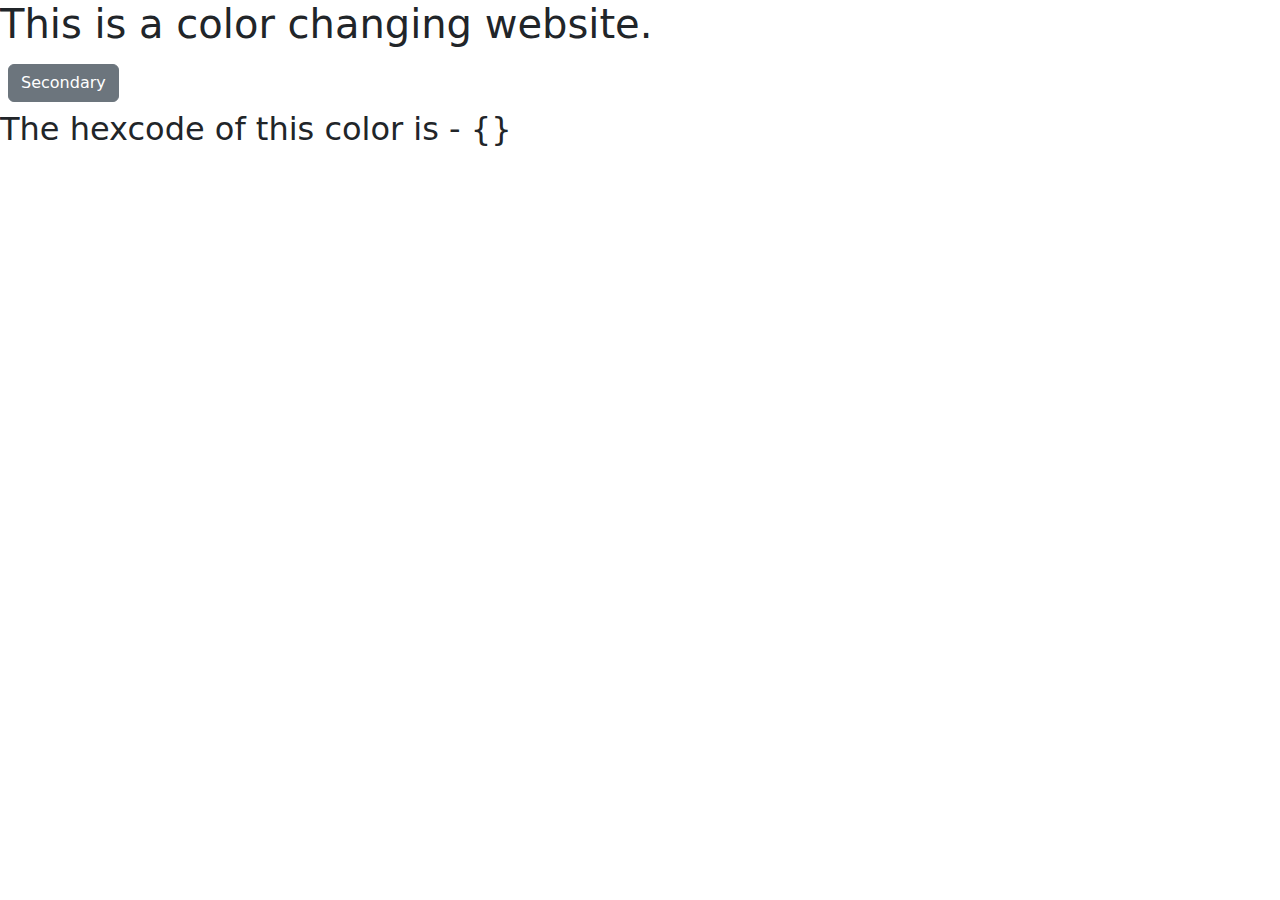
<file: #2 ColorChanging Background With HexCodes/index.html>
<!DOCTYPE html>
<html lang="en">
<head>
    <meta charset="UTF-8">
    <meta name="viewport" content="width=device-width, initial-scale=1.0">
    <title>Document</title>
    <link href="https://cdn.jsdelivr.net/npm/bootstrap@5.3.3/dist/css/bootstrap.min.css" rel="stylesheet" integrity="sha384-QWTKZyjpPEjISv5WaRU9OFeRpok6YctnYmDr5pNlyT2bRjXh0JMhjY6hW+ALEwIH" crossorigin="anonymous">
</head>
<body>
    <h1>This is a color changing website.</h1>
    <button type="button" class="btn btn-secondary my-2 mx-2" onclick="changeColor()">Secondary</button>  

    <h2>The hexcode of this color is - {}</h2>
    
</body>
<script>
const changeColor = () => {
let hex = ["0","1","2","3","4","5","6","7","8","9","A","B","C","D","E","F"];
let color = "#";
for (let i = 0; i < 6; i++) {
    color += hex[Math.floor(Math.random() * hex.length)];
    }
    document.querySelector("h2").textContent = `The hexcode of this color is ${color}`;
    document.body.style.backgroundColor = color;
}
    </script>
</html>
</file>
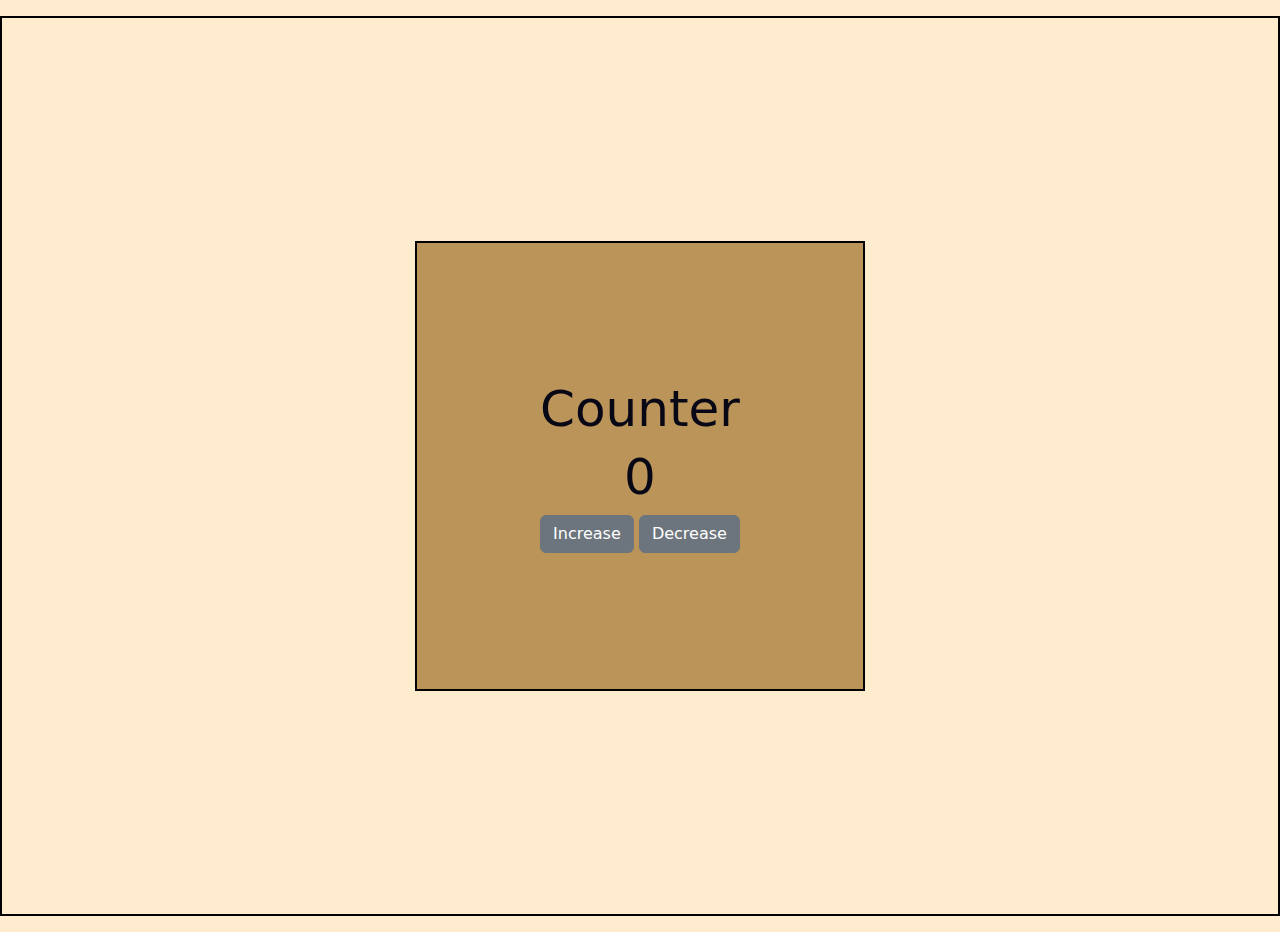
<file: #3 A Counter /index.html>
<!DOCTYPE html>
<html lang="en">
<head>
    <meta charset="UTF-8">
    <meta name="viewport" content="width=device-width, initial-scale=1.0">
    <title>Document</title>
    <link rel="stylesheet" href="style.css">
    <link href="https://cdn.jsdelivr.net/npm/bootstrap@5.3.3/dist/css/bootstrap.min.css" rel="stylesheet" integrity="sha384-QWTKZyjpPEjISv5WaRU9OFeRpok6YctnYmDr5pNlyT2bRjXh0JMhjY6hW+ALEwIH" crossorigin="anonymous">
</head>
<body>
    <div class="counter-container my-3">
        <div class = container2>
            <h1>Counter</h1> 
            <h1 id = "counter" class = "container my-6 mx-4">0</h1>
        <div>
            <button type="button" class="btn btn-secondary" id = "increase" onclick="increase()">Increase</button>
            <button type="button" class="btn btn-secondary" id = "decrease" onclick="decrease()">Decrease</button>
        </div>
    </div>
</body>
<script src="script.js"></script>
</html>
</file>
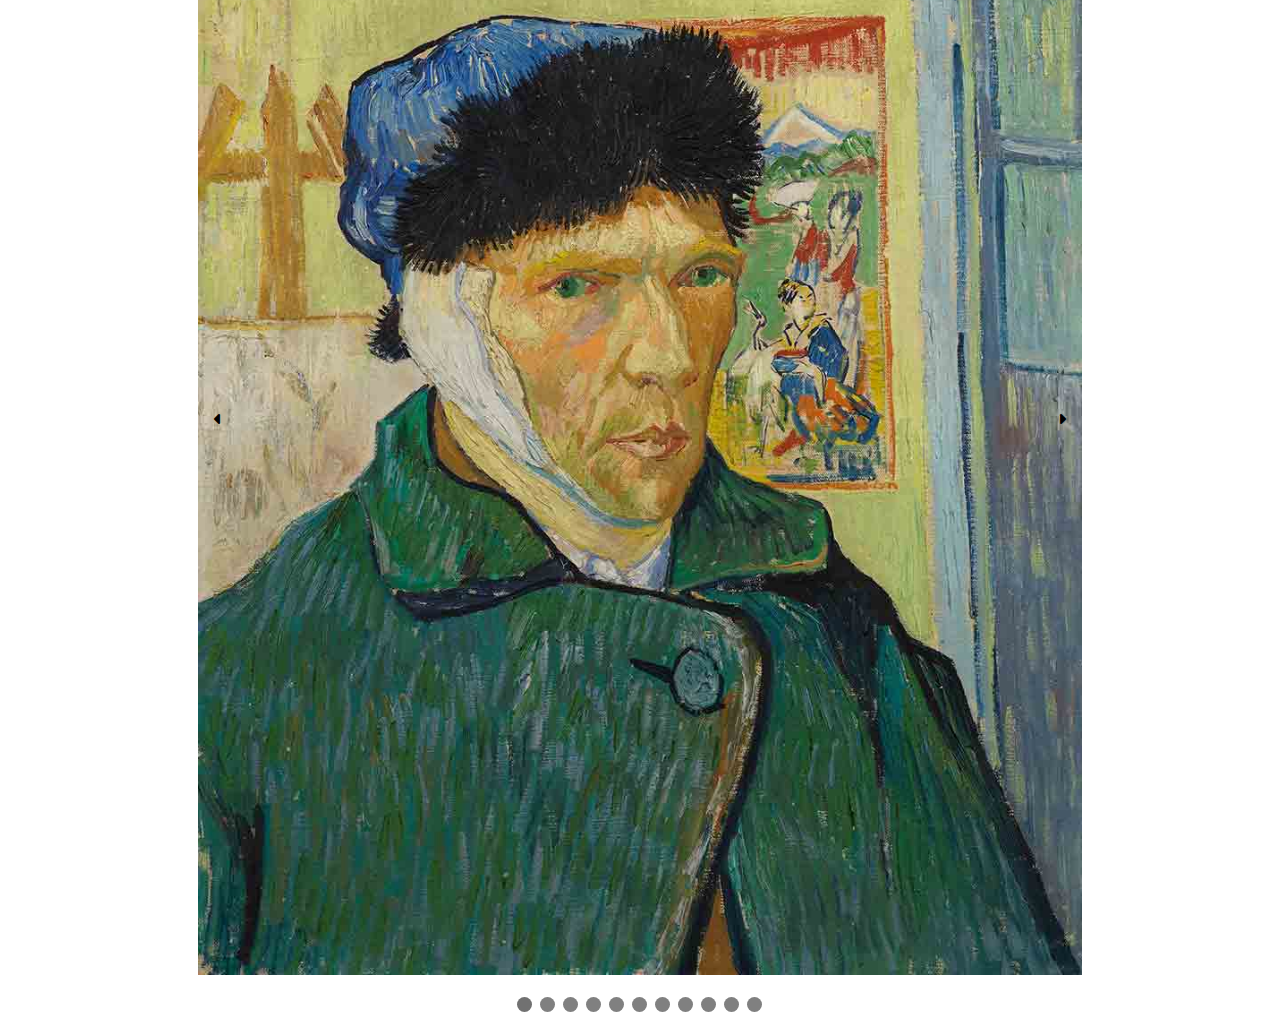
<file: #4 Image Carousel/index.html>
<!DOCTYPE html>
<html lang="en">
<head>
    <meta charset="UTF-8">
    <meta name="viewport" content="width=device-width, initial-scale=1.0">
    <title>Carousel Example</title>
    <link rel="stylesheet" href="https://cdnjs.cloudflare.com/ajax/libs/font-awesome/6.7.2/css/all.min.css">
    <link rel="stylesheet" href="style.css">
</head>
<body>
    <div class="container">
        <div class="image-fade"><img src="1.jpg" alt="Image 1" width="100%" loading="lazy"></div>
        <div class="image-fade"><img src="2.jpg" alt="Image 2" width="100%" loading="lazy"></div>
        <div class="image-fade"><img src="3.jpg" alt="Image 3" width="100%" loading="lazy"></div>
        <div class="image-fade"><img src="4.jpg" alt="Image 4" width="100%" loading="lazy"></div>
        <div class="image-fade"><img src="5.jpg" alt="Image 5" width="100%" loading="lazy"></div>
        <div class="image-fade"><img src="6.jpg" alt="Image 6" width="100%" loading="lazy"></div>
        <div class="image-fade"><img src="7.jpg" alt="Image 7" width="100%" loading="lazy"></div>
        <div class="image-fade"><img src="8.jpg" alt="Image 8" width="100%" loading="lazy"></div>
        <div class="image-fade"><img src="9.jpg" alt="Image 9" width="100%" loading="lazy"></div>
        <div class="image-fade"><img src="10.jpg" alt="Image 10" width="100%" loading="lazy"></div>
        <div class="image-fade"><img src="11.jpg" alt="Image 11" width="100%" loading="lazy"></div>

        <i onclick="showimages(-1)" id="prev" class="fa-solid fa-caret-left" aria-label="Previous Slide"></i>
        <i onclick="showimages(1)" id="next" class="fa-solid fa-caret-right" aria-label="Next Slide"></i>

        <!-- Dots -->
        <div class="dots">
            <span class ="dot"></span>
            <span class ="dot"></span>
            <span class ="dot"></span>
            <span class ="dot"></span>
            <span class ="dot"></span>
            <span class ="dot"></span>
            <span class ="dot"></span>
            <span class ="dot"></span>
            <span class ="dot"></span>
            <span class ="dot"></span>
            <span class ="dot"></span>
        </div>
    </div>

    <script src="script.js"></script>
</body>
</html>
</file>
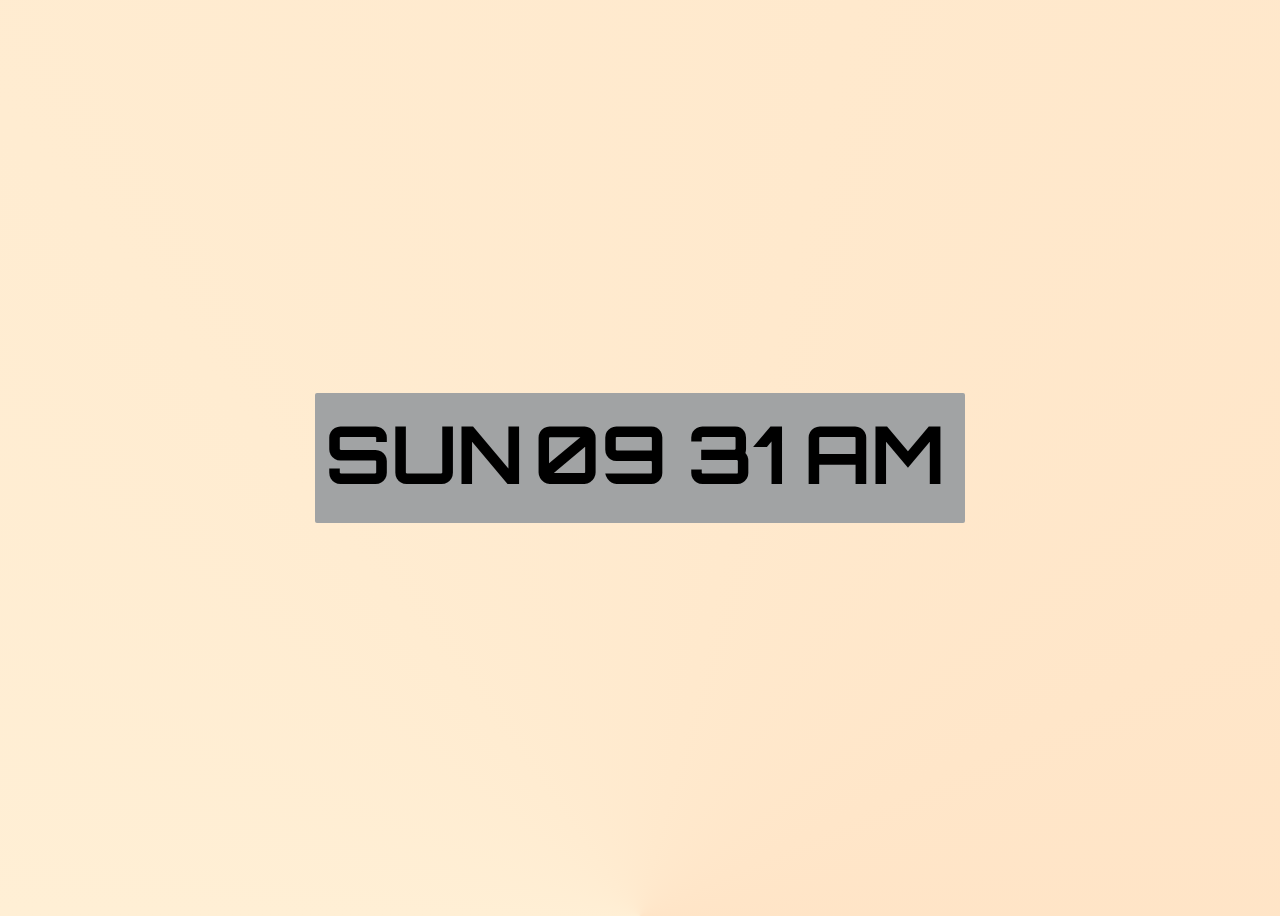
<file: #5 Digital Clock/index.html>
<!DOCTYPE html>
<html lang="en">
<head>
    <meta charset="UTF-8">
    <meta name="viewport" content="width=device-width, initial-scale=1.0">
    <title>Document</title>
    <link rel="stylesheet" href = "style.css">
</head>
<body>
    <div class="container">
        <div class="digitalclock">
            <h1 id = "day"> MON </h1>
            <h1 id = "hour"> 10 </h1>
            <h1 id = "bar1"> </h1>
            <h1 id = "min"> 20 </h1>
            <h1 id = "bar2"> </h1>
            <h1 id = "ampm"> AM </h1>
        </div>
    </div>
    
</body>
<script src = script.js></script>
</html>
</file>
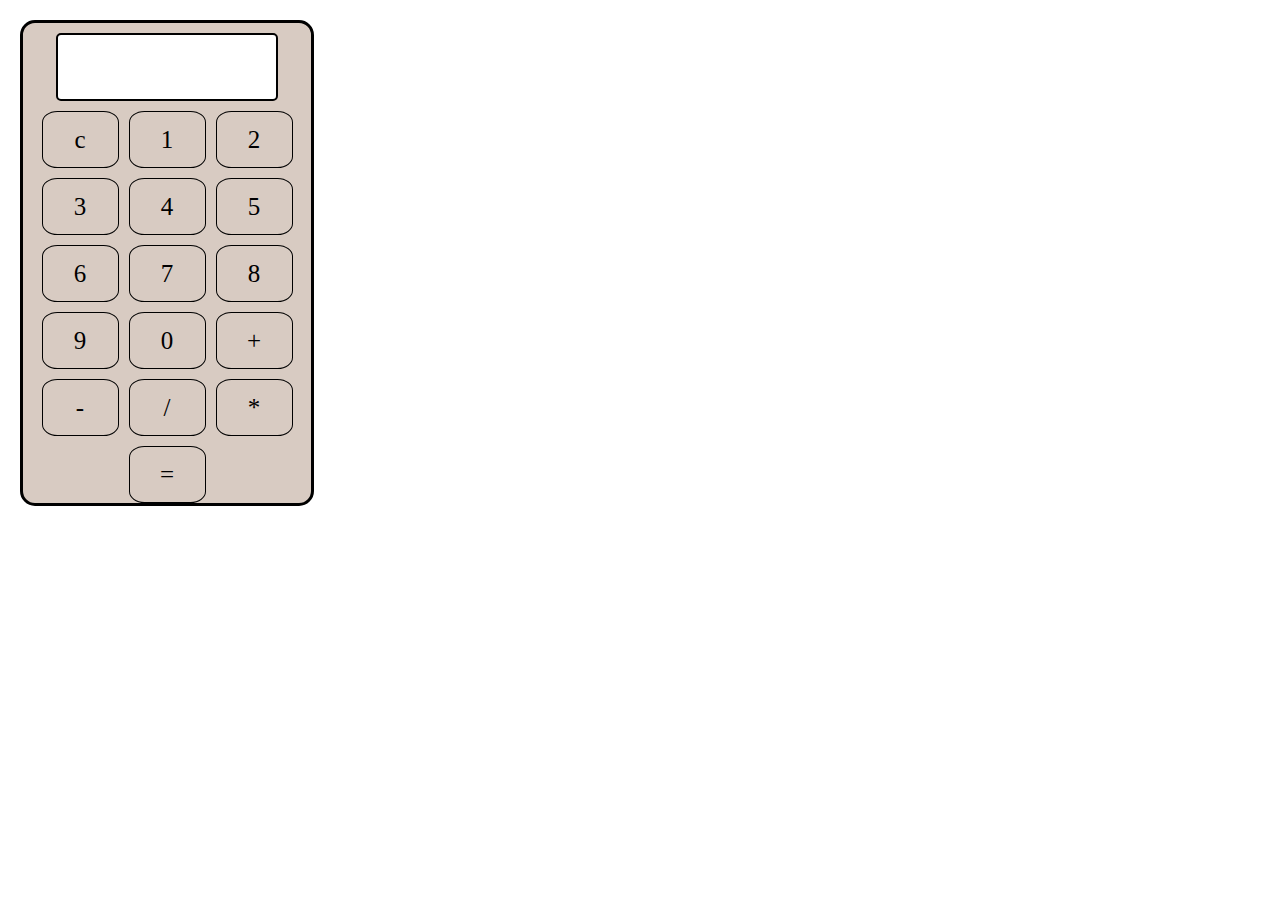
<file: #6 Calculator/index.html>
<!DOCTYPE html>
<html lang="en">
<head>
    <meta charset="UTF-8">
    <meta name="viewport" content="width=device-width, initial-scale=1.0">
    <title>Document</title>
    <link rel = "stylesheet" href = "calcstyle.css"></style>
</head>
<body>
<div id = "main-calculator">
    <input type = "text" id="display-calculator" readonly>

    <div class="buttons-container">
        <div class = "button" id = "c"> c </div>
        <div class = "button" id = "1"> 1 </div>
        <div class = "button" id = "2"> 2 </div>
        <div class = "button" id = "3"> 3 </div>
        <div class = "button" id = "4"> 4 </div>
        <div class = "button" id = "5"> 5 </div>
        <div class = "button" id = "6"> 6 </div>
        <div class = "button" id = "7"> 7 </div>
        <div class = "button" id = "8"> 8 </div>
        <div class = "button" id = "9"> 9 </div>
        <div class = "button" id = "0"> 0 </div>
        <div class = "button" id = "+"> + </div>
        <div class = "button" id = "-"> - </div>
        <div class = "button" id = "/"> / </div>
        <div class = "button" id = "*"> * </div>
        <div class = "button" id = "="> = </div>
    </div>
</div>
</body>
<script src = "script.js"></script>
</html>
</file>
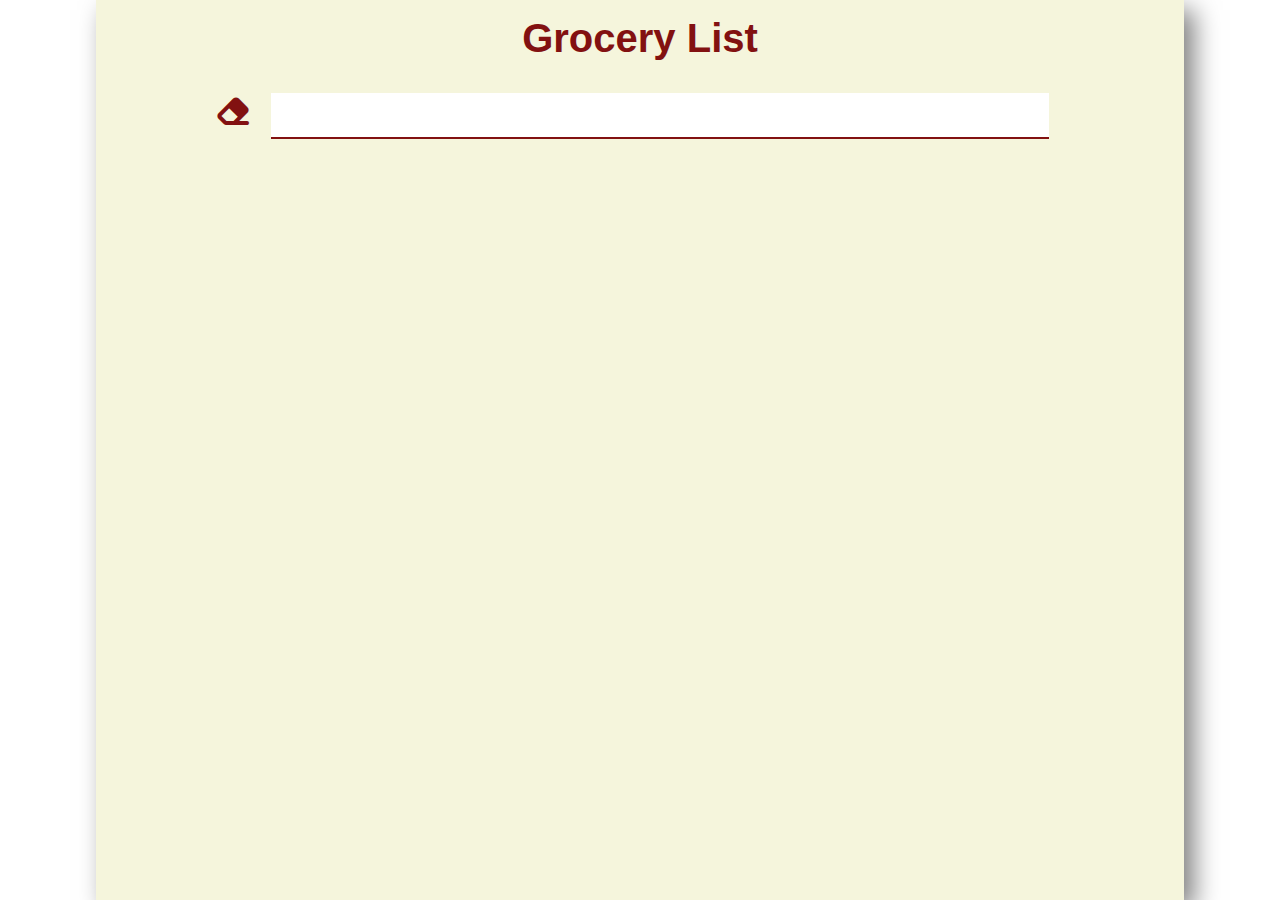
<file: #8 Grocery List/index.html>
<!DOCTYPE html>
<html lang="en">
<head>
    <meta charset="UTF-8">
    <meta name="viewport" content="width=device-width, initial-scale=1.0">
    <title>Document</title>
 <link rel = "stylesheet" href = "https://cdnjs.cloudflare.com/ajax/libs/font-awesome/6.7.2/css/all.min.css">
 <link rel = "stylesheet" href = "style.css">
</head>
<body>
    <div class="container">
        <div class="grocerylist">
            <h1 style = "text-align: center"> Grocery List </h1>
            <div style = "text-align: center">
                <i class="fa-solid fa-eraser" id = "pencil"></i>
                <input id = "userinput" type = "text">
            </div>
            <br>
            <div id = "allItems">
                <!-- items will be displayed here -->       
            </div>
        <div class="Content"> </div>
    </div>
</body>
<script src = "script.js"></script>
</html>
</file>
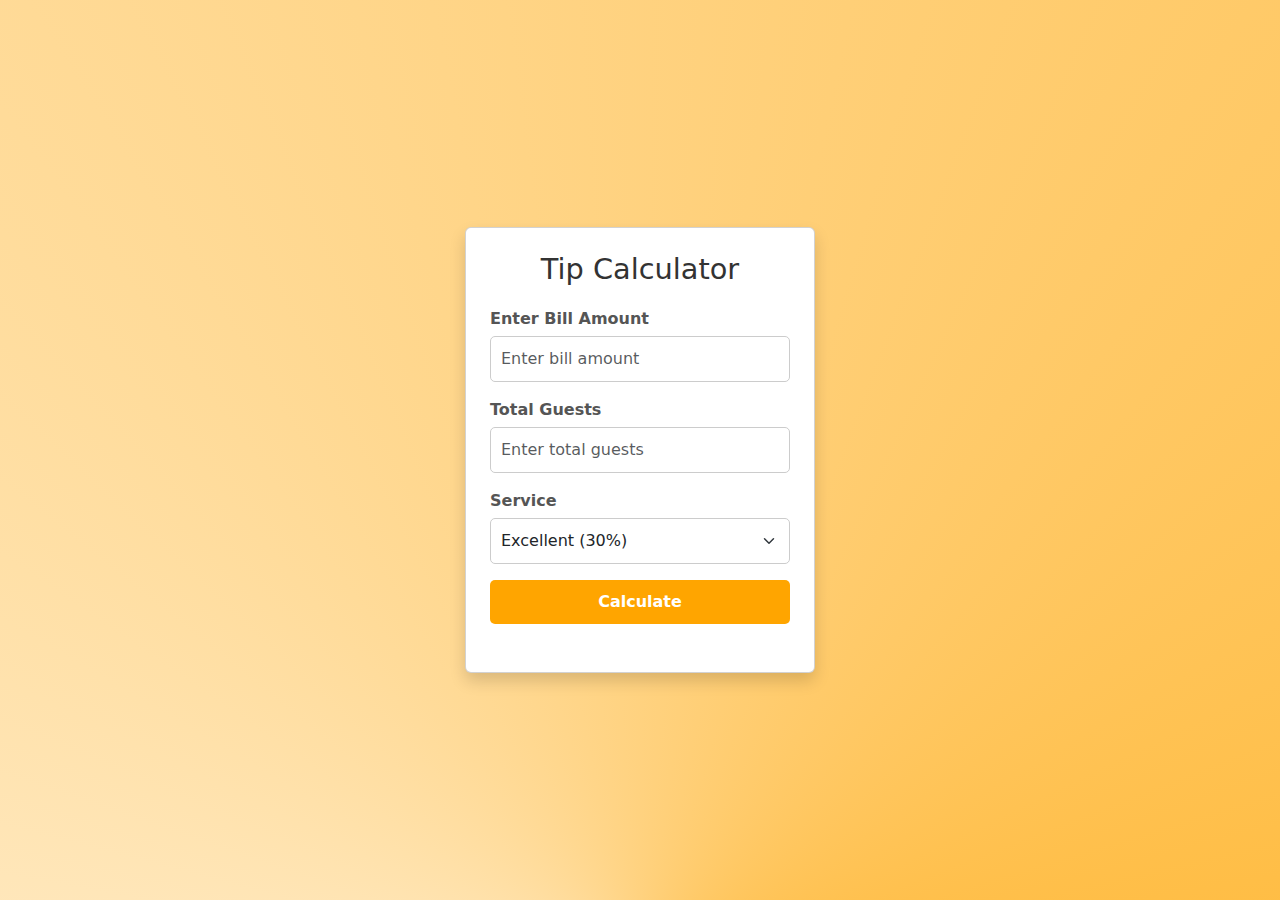
<file: #9 Tip Calculator/index.html>
<!DOCTYPE html>
<html lang="en">
<head>
    <meta charset="UTF-8">
    <meta name="viewport" content="width=device-width, initial-scale=1.0">
    <title>Document</title>
    <link rel = "stylesheet" href = "style.css">
    <link rel = "stylesheet" href = "https://cdnjs.cloudflare.com/ajax/libs/font-awesome/6.7.2/css/all.min.css">
    <link href="https://cdn.jsdelivr.net/npm/bootstrap@5.3.3/dist/css/bootstrap.min.css" rel="stylesheet" integrity="sha384-QWTKZyjpPEjISv5WaRU9OFeRpok6YctnYmDr5pNlyT2bRjXh0JMhjY6hW+ALEwIH" crossorigin="anonymous">
<head>
<body>
    <div class="container d-flex justify-content-center align-items-center vh-100">
        <div class="tipcalc card p-4 shadow">
            <h1 class="text-center">Tip Calculator</h1>
            <label for="billamt" class="form-label">Enter Bill Amount</label>
            <input id="billamt" type="number" class="form-control mb-3" placeholder="Enter bill amount">
            
            <label for="guestamt" class="form-label">Total Guests</label>
            <input id="guestamt" type="number" class="form-control mb-3" placeholder="Enter total guests">
    
            <label for="service" class="form-label">Service</label>
            <select id="service" class="form-select mb-3">
                <option value="0.3">Excellent (30%)</option>
                <option value="0.2">Good (20%)</option>
                <option value="0.1">Poor (10%)</option>
            </select>
    
            <button onclick="calculateTip()" class="btn btn-primary w-100">Calculate</button>
            <div id="result" class="mt-4 text-center"></div>
        </div>
    </div>
    
    
</body>
<script src = "script.js"></script>
</html>
</file>
<file: #3 A Counter /style.css>
body{
    background-color: blanchedalmond !important;
    align-items: center !important;
    justify-content: center !important;
}


.counter-container{
    height: 100vh !important;
    border: solid 2px black !important;
    display:flex !important;
    align-items: center !important;
    justify-content: center !important;
}

.container2{
    border: 2px solid black !important;
    width: 50vh !important;
    height: 50vh !important;
    background-color: rgb(187, 148, 89) !important;
    display: flex !important;
    flex-direction: column !important;
    align-items: center !important;
    justify-content: center !important;
}
h1{
    font-size: 50px !important;
    color: rgb(7, 7, 22) !important;
}

#counter{
    text-align: center;
}
</file>
<file: #4 Image Carousel/style.css>
.image-fade {
    display: none;
}


.image-fade.active {
    display: block;
    opacity: 1;
}

.container {
    width: 70%;
    height: 100vh;
    margin: auto;
    display: flex;
    flex-direction: column;
    justify-content: center;
    align-items: center;
    position: relative;
}

#prev, #next {
    position: absolute;
    top: 43%;
    cursor: pointer;
    left: 0;
    font-weight: bold;
    padding: 16px;
    font-size: 1rem;
    transition: 0.6s ease;
    border-radius: 0 3px 3px 0;
    user-select: none;
}
#next {
    right: 0;
    left: auto;
}

#prev:hover, #next:hover {
    background-color: black;
    color: white;
}

.dots {
    text-align: center;
    margin-top: 2%;
}

.dot {
    height: 15px;
    width: 15px;
    background-color: grey;
    display: inline-block;
    border-radius: 50%;
    margin: 0 2px;
    transition: background-color 0.6s ease;
}

.active {
    background-color: #717171;
}

@keyframes fade {
    from {
        opacity: 0.4;
    }
    to {
        opacity: 1;
    }
}
</file>
<file: #5 Digital Clock/style.css>
@import url('https://fonts.googleapis.com/css2?family=Orbitron&display=swap');
body{
background: conic-gradient(from -90deg at bottom center, papayawhip, peachpuff);
    font-family: "orbitron",monospace;
}

.container{
    width: 95%;
    height: 100vh;
    margin: auto;
    display: flex;
    align-items: center;
    justify-content: center;
}

.digitalclock{
    width: fit-content;
    margin: auto;
    padding: 10px;
    border-radius: 2px;
    background-color: #a1a3a4;
    display: flex;
    user-select: none;
}

h1{
    display: inline-block;
    margin: 0px 10px 10px 0px;
    font-weight: bold;
    font-size: 5rem;
}
</file>
<file: #6 Calculator/calcstyle.css>
*{
    margin: 0px;
    padding: 0px;
    text-align: center;
}

#main-calculator{
    height: 30rem;
    width: 18rem;
    background-color: rgb(216, 203, 194);
    border: 3px solid black;
    align-items: center;
    border-radius: 15px;
    margin-left: 20px;
    margin-top: 20px;
}


#display-calculator{
    border: 2px solid black;
    border-radius: 5px;
    width:70%;
    font-size: 2rem;
    margin-top: 10px;
    height: 3rem;
    padding: 0.5rem;

}

.buttons-container{
    display: flex;
    align-items: center;
    justify-content: center;
    flex-wrap: wrap;
    margin-top: 5px;
    border-radius: 20%;
}

.button{
    height: 55px;
    line-height: 55px;
    font-size: 25px;
    width: 75px;
    margin: 5px;
    border: 1px solid black;
    border-radius: 20%;


}

.button:hover{
    background-color: rgb(227, 167, 93);
    opacity: 50%;
    cursor: pointer;
}
</file>
<file: #8 Grocery List/style.css>
*{
    padding: 0px;
    margin: 0px;
}

body{
    font-family:'Segoe UI', Tahoma, Geneva, Verdana, sans-serif;
}

.container{
    width: 85%;
    margin: auto;
    height: 20vh;
    display: flexbox;
    justify-content: center;
    align-items: center;
    background-color: #d4d4d4;
}

.grocerylist{

    margin: auto;
    min-height: 100vh;
    background-color: beige;
    box-shadow: 10px 10px 24px 0 rgb(0, 0, 0, 0.5);

}

.grocerylist h1{
    text-align: center;
    font-size: 2.5rem;
    color: rgb(130, 17, 17);
    padding: 1rem;
}

.grocerylist i{
    font-size: 2rem;
    color: rgb(130, 17, 17);
}

.grocerylist input[type="text"]{
    font-family: inherit;
    padding: 0.5rem;
    width: 70%;
    font-size: 1.5rem;
    border: none;
    border-bottom: 2px solid rgb(130, 17, 17);
    margin: 1rem;
}

.grocerylist h2{
    font-size: 1.7rem;
    padding: 1rem;
    margin-left: 5 0px;
    margin-right: 10px;
}

@media(max-width: 480px){
    .grocerylist h1{
        font-size: 2rem;
    }
    .grocerylist input[type="text"]{
        font-size: 1rem;
    }
    .grocerylist i{
        font-size: 1.8rem;
    }
    .grocerylist h2{
        font-size: 1.5rem;
    }
}
</file>
<file: #9 Tip Calculator/style.css>
body {
    background: conic-gradient(from .5turn at 50% 110%, white, orange);
    font-family: 'Arial', sans-serif;
    margin: 0;
    padding: 0;
}

.container {
    height: 100vh;
    width: 100%;
    display: flex;
    justify-content: center;
    align-items: center;
    text-align: center;
}

.tipcalc {
    background-color: #ffffff; 
    padding: 30px;
    width: 350px; 
    border-radius: 15px; 
    box-shadow: 0 4px 20px rgba(0, 0, 0, 0.2); 
}

.tipcalc h1 {
    font-size: 1.8rem;
    color: #333333;
    margin-bottom: 20px;
}

.tipcalc label {
    display: block;
    font-size: 1rem;
    color: #555555;
    margin-bottom: 5px;
    text-align: left;
}

.tipcalc input {
    width: 100%;
    padding: 10px;
    margin-bottom: 15px;
    border: 1px solid #dddddd;
    border-radius: 5px;
    font-size: 1rem;
}

.tipcalc input:focus {
    outline: none;
    border: 1px solid orange;
    box-shadow: 0 0 5px rgba(255, 126, 95, 0.5);
}

.tipcalc button {
    width: 100%;
    padding: 10px 20px;
    background-color: orange;
    color: #ffffff;
    border: none;
    border-radius: 5px;
    font-size: 1rem;
    font-weight: bold;
    cursor: pointer;
    transition: background-color 0.3s ease;
}

.tipcalc button:hover {
    background-color: orange;
}

.tipcalc .result {
    font-size: 1.2rem;
    color: #333333;
    margin-top: 20px;
    font-weight: bold;
}

.tipcalc label, 
.tipcalc input, 
.tipcalc select {
    display: block;
    width: 100%; 
    margin-bottom: 15px; 
    text-align: left; 
}

.tipcalc input, 
.tipcalc select {
    padding: 10px; 
    border: 1px solid #ccc;
    border-radius: 5px;
    font-size: 1rem; 
}

.tipcalc label {
    font-weight: bold; 
    margin-bottom: 5px; 
}

.custom-alert {
    position: fixed;
    top: 0;
    left: 0;
    width: 100%;
    height: 100%;
    background: rgba(0, 0, 0, 0.5); 
    display: flex;
    justify-content: center;
    align-items: center;
    z-index: 1000;
}

.custom-alert-content {
    background: #fff;
    padding: 20px 30px;
    border-radius: 10px;
    text-align: center;
    box-shadow: 0 4px 10px rgba(0, 0, 0, 0.2);
    max-width: 90%;
    width: 400px;
    font-family: Arial, sans-serif;
}

.custom-alert-content h2 {
    margin-bottom: 10px;
    font-size: 24px;
    color: #333;
}

.custom-alert-content p {
    margin-bottom: 20px;
    font-size: 18px;
    color: #555;
}

.custom-alert-content button {
    background-color: orange;
    color: #fff;
    border: none;
    padding: 10px 20px;
    font-size: 16px;
    border-radius: 5px;
    cursor: pointer;
}

.custom-alert-content button:hover {
    background-color: orange;
}
</file>
